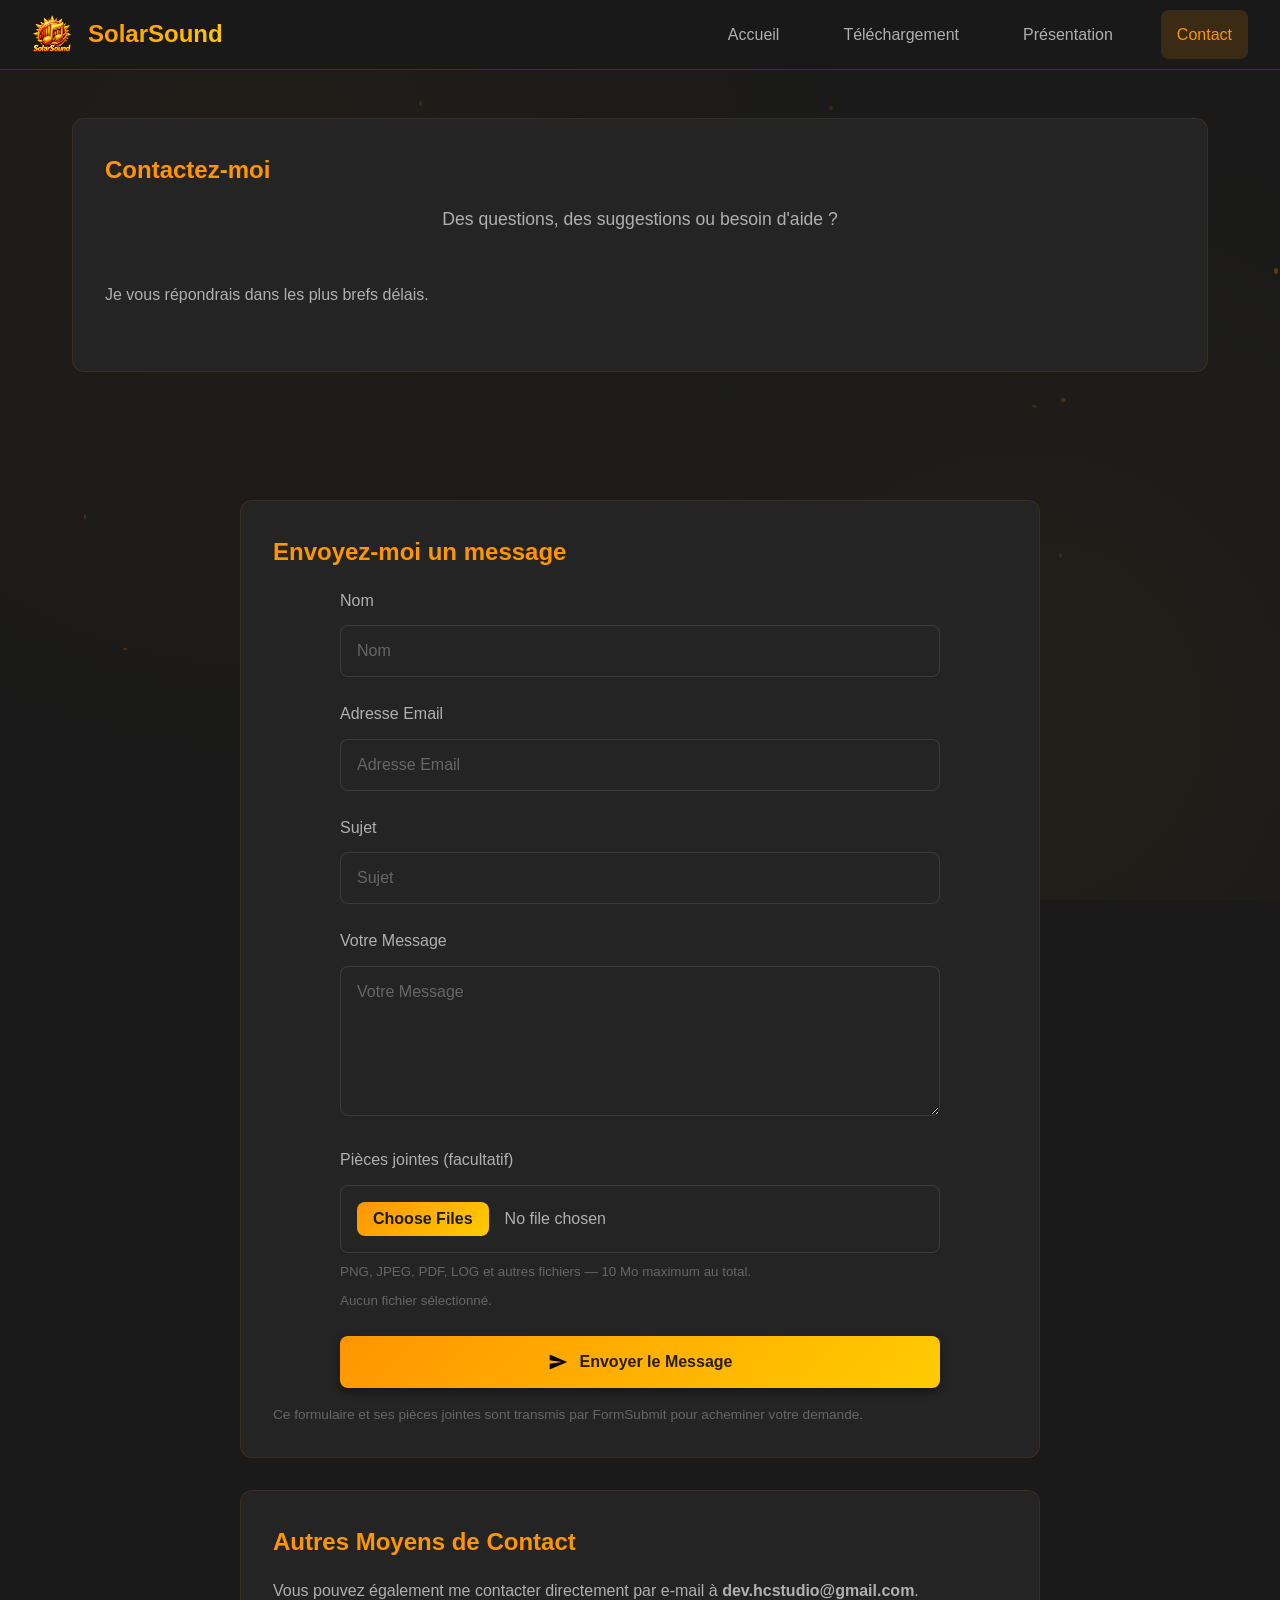
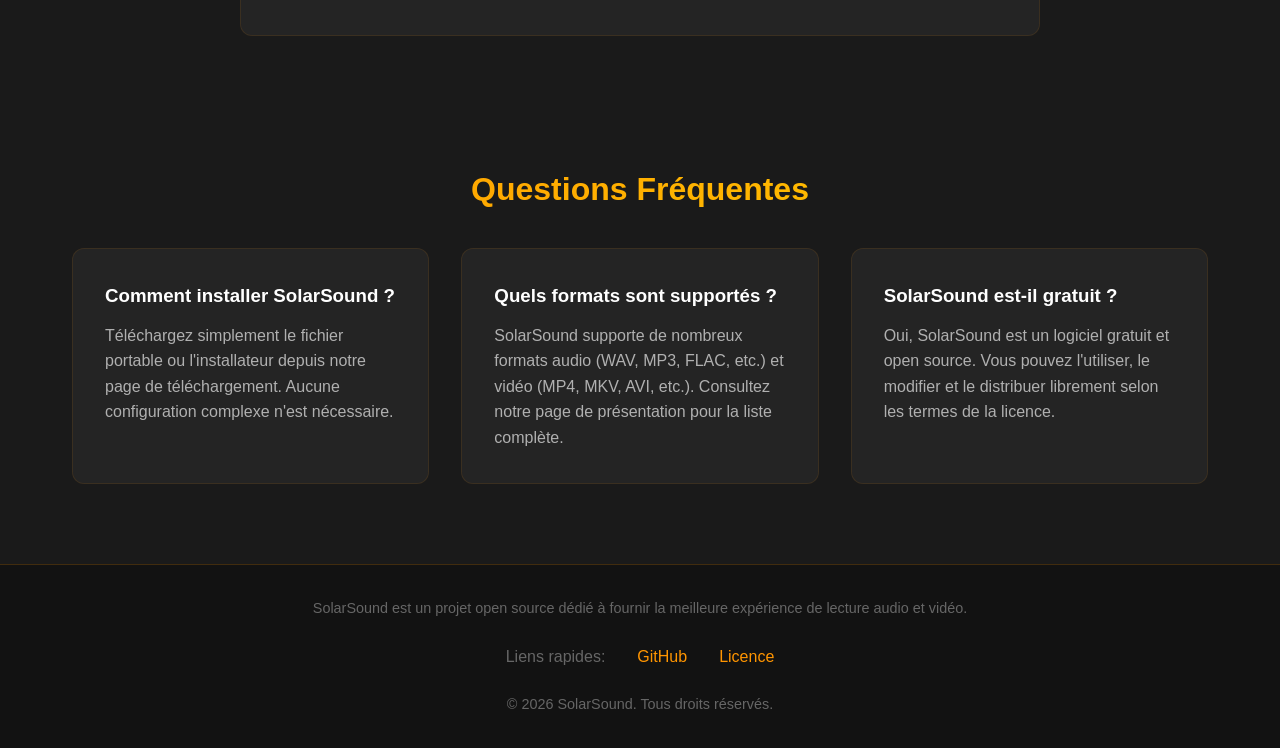
<file: contact.html>
<!DOCTYPE html>
<html lang="fr">
<head>
    <meta charset="UTF-8">
    <meta name="viewport" content="width=device-width, initial-scale=1.0">
    <meta name="description" content="Contactez l'équipe de SolarSound">
    <meta name="keywords" content="contact, SolarSound, assistance, aide">
    <title>Contactez-moi</title>
    
    <link rel="stylesheet" href="assets/css/style.css">
    <link rel="icon" type="image/png" href="assets/images/logo.png">
</head>
<body>
    <!-- Header -->
    <header class="header">
        <a href="index.html" class="logo-container">
            <div class="logo">
                <img src="assets/images/logo.png" alt="Logo SolarSound">
            </div>
            <span class="app-title">SolarSound</span>
        </a>
        
        <nav class="nav-main">
            <a href="index.html" class="nav-link">Accueil</a>
            <a href="download.html" class="nav-link">Téléchargement</a>
            <a href="presentation.html" class="nav-link">Présentation</a>
            <a href="contact.html" class="nav-link active">Contact</a>
        </nav>
        <button class="menu-toggle">
            <svg viewBox="0 0 24 24" fill="currentColor">
                <path d="M3 18h18v-2H3v2zm0-5h18v-2H3v2zm0-7v2h18V6H3z"/>
            </svg>
        </button>
    </header>

    <main class="main-content">
        <!-- Contact Section -->
        <section class="section">
            <div class="card fade-on-scroll">
                <h1 class="card-title">Contactez-moi</h1>
                <p class="section-subtitle">
                    Des questions, des suggestions ou besoin d'aide ?
                </p>
                <p style="color: var(--text-secondary); margin-bottom: var(--spacing-xl);">
                    Je vous répondrais dans les plus brefs délais.
                </p>
            </div>
        </section>

        <!-- Contact Form Section -->
        <section class="section">
            <div class="contact-form-container">
                <div class="card fade-on-scroll">
                    <h2 class="card-title">Envoyez-moi un message</h2>
                    
                    <form class="contact-form"
                          action="https://formsubmit.co/dev.hcstudio@gmail.com"
                          method="POST"
                          enctype="multipart/form-data">
                        <div class="form-group">
                            <label class="form-label">Nom</label>
                            <input type="text" 
                                   name="name" 
                                   class="form-input" 
                                   required
                                   placeholder="Nom">
                        </div>
                        
                        <div class="form-group">
                            <label class="form-label">Adresse Email</label>
                            <input type="email" 
                                   name="email" 
                                   class="form-input" 
                                   required
                                   placeholder="Adresse Email">
                        </div>
                        
                        <div class="form-group">
                            <label class="form-label">Sujet</label>
                            <input type="text" 
                                   name="subject" 
                                   class="form-input" 
                                   required
                                   placeholder="Sujet">
                        </div>
                        
                        <div class="form-group">
                            <label class="form-label">Votre Message</label>
                            <textarea name="message" 
                                      class="form-textarea" 
                                      required
                                      placeholder="Votre Message"></textarea>
                        </div>

                        <div class="form-group">
                            <label class="form-label" for="contact-attachments">Pièces jointes (facultatif)</label>
                            <input id="contact-attachments"
                                   type="file"
                                   name="attachment[]"
                                   class="form-input"
                                   multiple
                                   aria-describedby="attachment-help attachment-list">
                            <small id="attachment-help" class="form-help">
                                PNG, JPEG, PDF, LOG et autres fichiers — 10 Mo maximum au total.
                            </small>
                            <small id="attachment-list" class="form-help" aria-live="polite">
                                Aucun fichier sélectionné.
                            </small>
                        </div>

                        <input type="hidden" name="_subject" value="Nouveau message depuis SolarSound">
                        <input type="hidden" name="_next" value="">
                        <input type="text" name="_honey" tabindex="-1" autocomplete="off" aria-hidden="true" class="form-honeypot">
                        
                        <button type="submit" class="btn btn-primary form-submit">
                            <svg class="btn-icon" viewBox="0 0 24 24" fill="currentColor">
                                <path d="M2.01 21L23 12 2.01 3 2 10l15 2-15 2z"/>
                            </svg>
                            <span>Envoyer le Message</span>
                        </button>
                    </form>
                    <p class="form-privacy-note">
                        Ce formulaire et ses pièces jointes sont transmis par FormSubmit pour acheminer votre demande.
                    </p>
                </div>
                
                <!-- Alternative Contact Methods -->
                <div class="card fade-on-scroll" data-delay="0.1s">
                    <h2 class="card-title">Autres Moyens de Contact</h2>
                    <p style="color: var(--text-secondary);">
                        Vous pouvez également me contacter directement par e-mail à
                        <strong>dev.hcstudio@gmail.com</strong>.
                    </p>
                </div>
            </div>
        </section>

        <!-- FAQ Section -->
        <section class="section">
            <h2 class="section-title">Questions Fréquentes</h2>
            <div class="features-grid">
                <div class="card fade-on-scroll">
                    <h3>Comment installer SolarSound ?</h3>
                    <p style="color: var(--text-secondary); margin-top: var(--spacing-sm);">
                        Téléchargez simplement le fichier portable ou l'installateur depuis notre page de téléchargement. Aucune configuration complexe n'est nécessaire.
                    </p>
                </div>
                
                <div class="card fade-on-scroll" data-delay="0.1s">
                    <h3>Quels formats sont supportés ?</h3>
                    <p style="color: var(--text-secondary); margin-top: var(--spacing-sm);">
                        SolarSound supporte de nombreux formats audio (WAV, MP3, FLAC, etc.) et vidéo (MP4, MKV, AVI, etc.). Consultez notre page de présentation pour la liste complète.
                    </p>
                </div>
                
                <div class="card fade-on-scroll" data-delay="0.2s">
                    <h3>SolarSound est-il gratuit ?</h3>
                    <p style="color: var(--text-secondary); margin-top: var(--spacing-sm);">
                        Oui, SolarSound est un logiciel gratuit et open source. Vous pouvez l'utiliser, le modifier et le distribuer librement selon les termes de la licence.
                    </p>
                </div>
            </div>
        </section>
    </main>

    <!-- Footer -->
    <footer class="footer">
        <div class="footer-content">
            <p class="footer-text">
                SolarSound est un projet open source dédié à fournir la meilleure expérience de lecture audio et vidéo.
            </p>
            <div class="footer-links">
                <span>Liens rapides:</span>
                <a href="https://github.com/BalzaTer/SolarSound" class="footer-link" target="_blank">GitHub</a>
                <a href="https://github.com/BalzaTer/SolarSound?tab=MIT-1-ov-file" class="footer-link" target="_blank">Licence</a>
            </div>
            <p class="footer-text">
                © 2026 SolarSound. Tous droits réservés.
            </p>
        </div>
    </footer>

    <script src="assets/js/releases.js"></script>
    <script src="assets/js/main.js"></script>
</body>
</html>
</file>
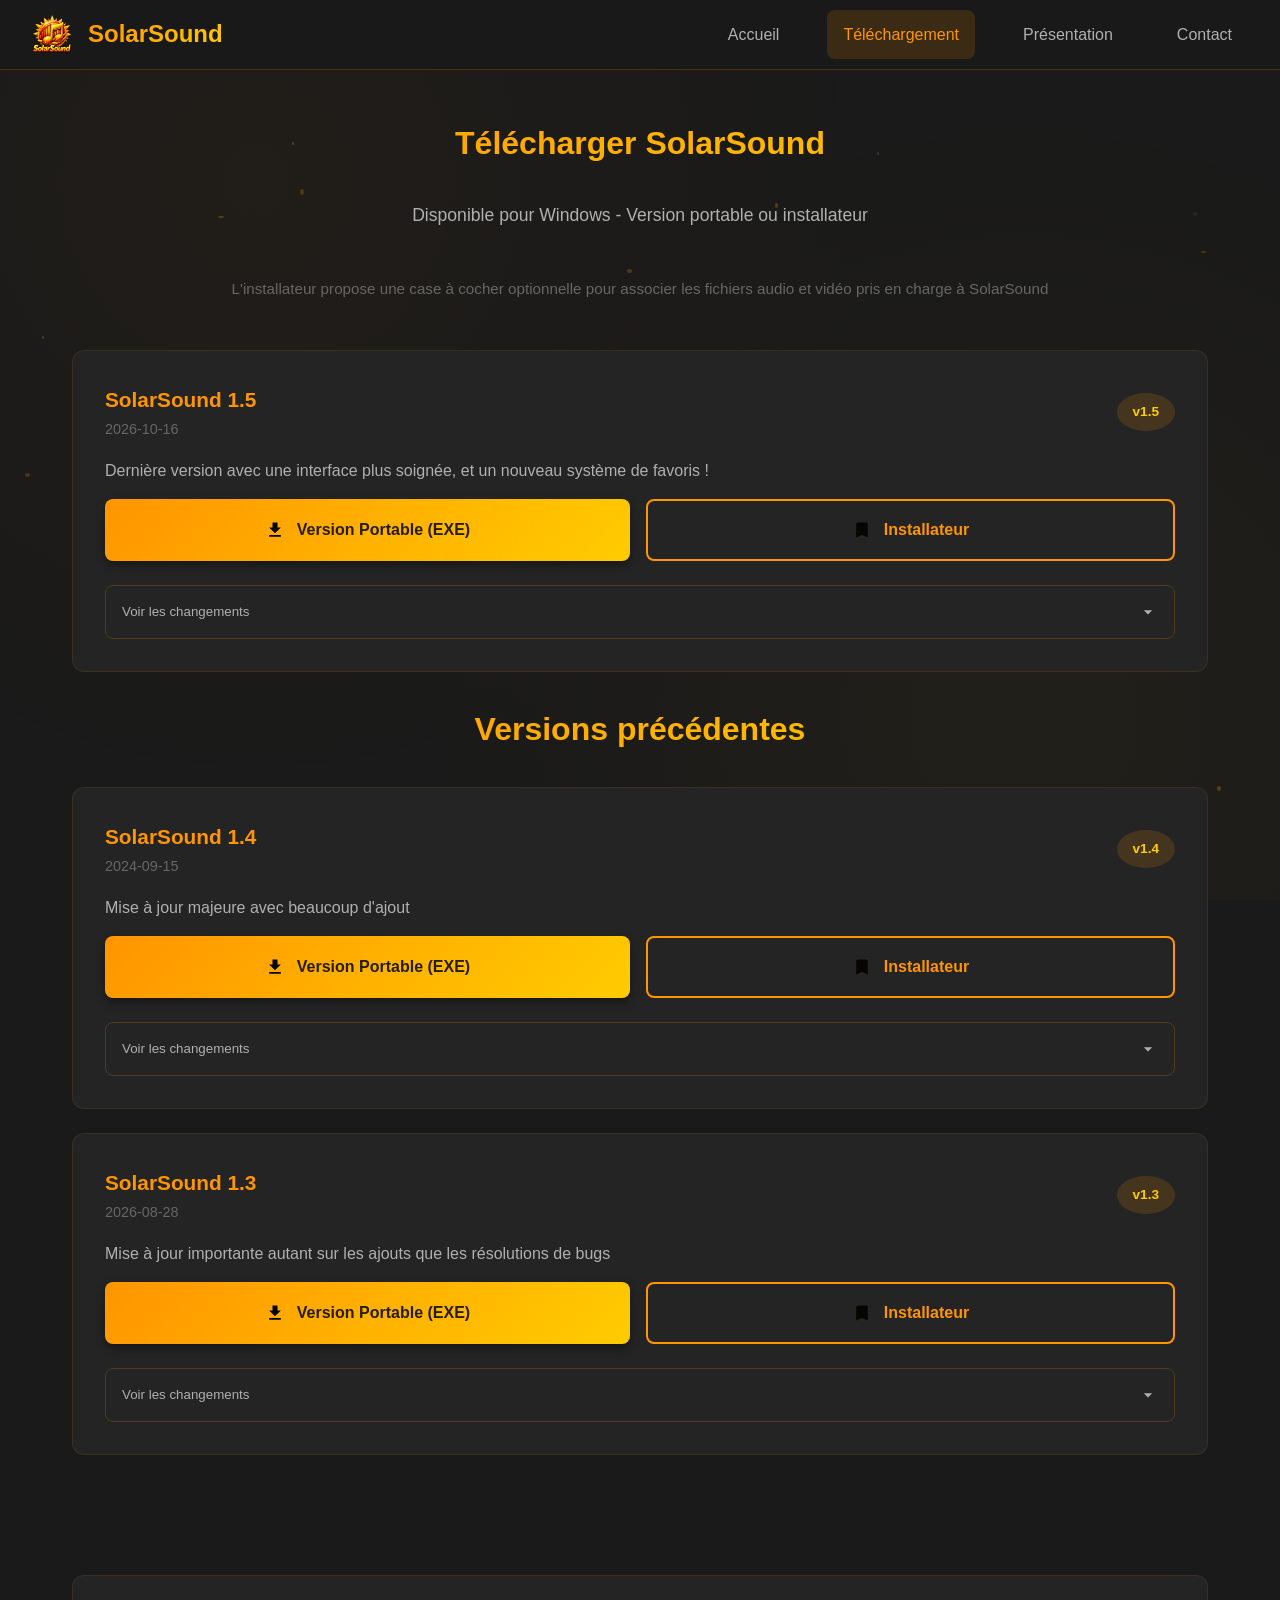
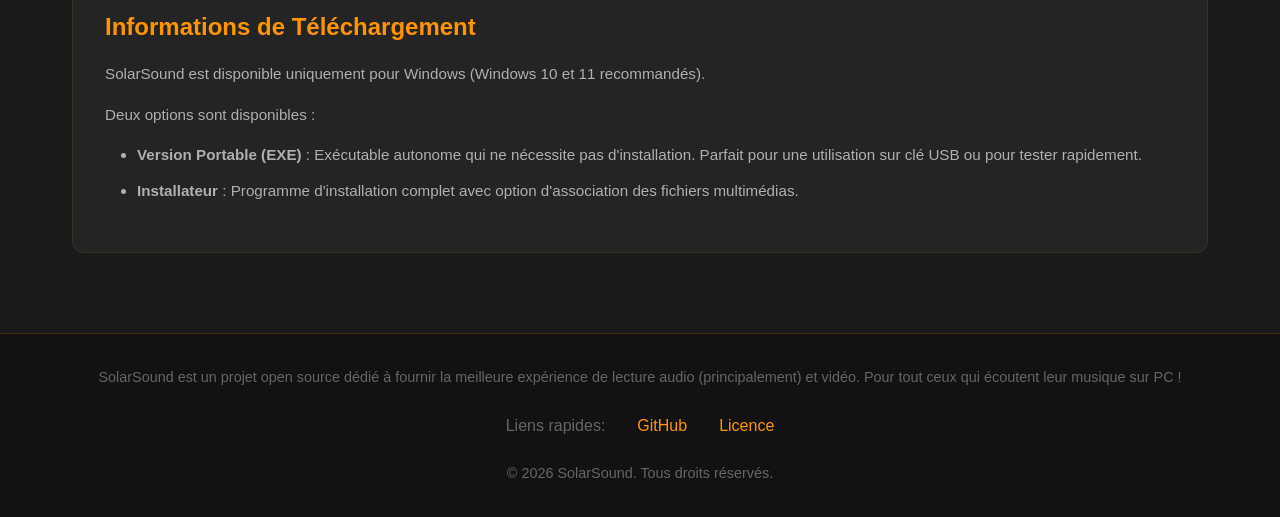
<file: download.html>
<!DOCTYPE html>
<html lang="fr">
<head>
    <meta charset="UTF-8">
    <meta name="viewport" content="width=device-width, initial-scale=1.0">
    <meta name="description" content="Téléchargez SolarSound, le lecteur audio et vidéo 5.1">
    <meta name="keywords" content="téléchargement, SolarSound, lecteur audio, 5.1">
    <title>Télécharger SolarSound</title>
    
    <link rel="stylesheet" href="assets/css/style.css">
    <link rel="icon" type="image/png" href="assets/images/logo.png">
</head>
<body>
    <!-- Header -->
    <header class="header">
        <a href="index.html" class="logo-container">
            <div class="logo">
                <img src="assets/images/logo.png" alt="Logo SolarSound">
            </div>
            <span class="app-title">SolarSound</span>
        </a>
        
        <nav class="nav-main">
            <a href="index.html" class="nav-link">Accueil</a>
            <a href="download.html" class="nav-link active">Téléchargement</a>
            <a href="presentation.html" class="nav-link">Présentation</a>
            <a href="contact.html" class="nav-link">Contact</a>
        </nav>
        <button class="menu-toggle">
            <svg viewBox="0 0 24 24" fill="currentColor">
                <path d="M3 18h18v-2H3v2zm0-5h18v-2H3v2zm0-7v2h18V6H3z"/>
            </svg>
        </button>
    </header>

    <main class="main-content">
        <!-- Download Section -->
        <section class="download-section">
            <div class="download-header">
                <h1 class="section-title">Télécharger SolarSound</h1>
                <p class="section-subtitle">
                    Disponible pour Windows - Version portable ou installateur
                </p>
                <p style="color: var(--text-muted); font-size: 0.95rem;">
                    L'installateur propose une case à cocher optionnelle pour associer les fichiers audio et vidéo pris en charge à SolarSound
                </p>
            </div>
            
            <div class="downloads-container">
                <!-- Download items will be dynamically inserted by JavaScript -->
            </div>
        </section>

        <!-- Additional Info Section -->
        <section class="section">
            <div class="card">
                <h3 class="card-title">Informations de Téléchargement</h3>
                <div class="card-subtitle">
                    <p>SolarSound est disponible uniquement pour Windows (Windows 10 et 11 recommandés).</p>
                    <p style="margin-top: var(--spacing-md);">Deux options sont disponibles :</p>
                    <ul style="color: var(--text-secondary); margin-top: var(--spacing-md); padding-left: var(--spacing-xl);">
                        <li><strong>Version Portable (EXE)</strong> : Exécutable autonome qui ne nécessite pas d'installation. Parfait pour une utilisation sur clé USB ou pour tester rapidement.</li>
                        <li style="margin-top: var(--spacing-sm);"><strong>Installateur</strong> : Programme d'installation complet avec option d'association des fichiers multimédias.</li>
                    </ul>
                </div>
            </div>
        </section>
    </main>

    <!-- Footer -->
    <footer class="footer">
        <div class="footer-content">
            <p class="footer-text">
                SolarSound est un projet open source dédié à fournir la meilleure expérience de lecture audio (principalement) et vidéo. Pour tout ceux qui écoutent leur musique sur PC !
            </p>
            <div class="footer-links">
                <span>Liens rapides:</span>
                <a href="https://github.com/BalzaTer/SolarSound" class="footer-link" target="_blank">GitHub</a>
                <a href="https://github.com/BalzaTer/SolarSound?tab=MIT-1-ov-file" class="footer-link" target="_blank">Licence</a>
            </div>
            <p class="footer-text">
                © 2026 SolarSound. Tous droits réservés.
            </p>
        </div>
    </footer>

    <script src="assets/js/releases.js"></script>
    <script src="assets/js/main.js"></script>
</body>
</html>
</file>
<file: assets/css/style.css>
/* ============================================
   SolarSound Website Theme
   Based on the application's orange/yellow theme
   ============================================ */

/* CSS Variables - Color Theme */
:root {
    /* Primary Colors - Orange/Yellow Theme */
    --primary-color: #ff9500;
    --primary-light: #ffb347;
    --primary-dark: #e68a00;
    --primary-darker: #cc7a00;
    
    /* Secondary Colors */
    --secondary-color: #ffcc00;
    --secondary-light: #ffe680;
    --secondary-dark: #e6b800;
    
    /* Background Colors */
    --bg-dark: #1a1a1a;
    --bg-darker: #121212;
    --bg-card: #242424;
    --bg-card-hover: #2d2d2d;
    
    /* Text Colors */
    --text-primary: #ffffff;
    --text-secondary: #b0b0b0;
    --text-muted: #666666;
    
    /* Accent Colors */
    --success-color: #4caf50;
    --warning-color: #ff9800;
    --error-color: #f44336;
    --info-color: #2196f3;
    
    /* Gradients */
    --gradient-primary: linear-gradient(135deg, var(--primary-color), var(--secondary-color));
    --gradient-dark: linear-gradient(180deg, var(--bg-dark), var(--bg-darker));
    
    /* Spacing */
    --spacing-xs: 8px;
    --spacing-sm: 12px;
    --spacing-md: 16px;
    --spacing-lg: 24px;
    --spacing-xl: 32px;
    --spacing-2xl: 48px;
    
    /* Border Radius */
    --radius-sm: 4px;
    --radius-md: 8px;
    --radius-lg: 12px;
    --radius-xl: 16px;
    --radius-full: 50%;
    
    /* Transitions */
    --transition-fast: 0.15s ease;
    --transition-normal: 0.3s ease;
    --transition-slow: 0.5s ease;
    
    /* Shadows */
    --shadow-sm: 0 2px 4px rgba(0, 0, 0, 0.3);
    --shadow-md: 0 4px 8px rgba(0, 0, 0, 0.4);
    --shadow-lg: 0 8px 16px rgba(0, 0, 0, 0.5);
    --shadow-glow: 0 0 20px rgba(255, 149, 0, 0.3);
    --shadow-glow-strong: 0 0 30px rgba(255, 149, 0, 0.5);
    
    /* Font */
    --font-primary: 'Segoe UI', Tahoma, Geneva, Verdana, sans-serif;
    --font-mono: 'Consolas', 'Courier New', monospace;
    
    /* Sizes */
    --header-height: 70px;
    --nav-width: 250px;
    --content-max-width: 1200px;
}

/* Reset & Base Styles */
*, *::before, *::after {
    margin: 0;
    padding: 0;
    box-sizing: border-box;
}

html {
    scroll-behavior: smooth;
}

body {
    font-family: var(--font-primary);
    background: var(--bg-dark);
    color: var(--text-primary);
    line-height: 1.6;
    min-height: 100vh;
    overflow-x: hidden;
}

/* Background Pattern - Subtle animation effect */
body::before {
    content: '';
    position: fixed;
    top: 0;
    left: 0;
    width: 100%;
    height: 100%;
    background: 
        radial-gradient(circle at 20% 20%, rgba(255, 149, 0, 0.03) 0%, transparent 50%),
        radial-gradient(circle at 80% 80%, rgba(255, 204, 0, 0.03) 0%, transparent 50%);
    pointer-events: none;
    z-index: -2;
}

/* ============================================
   Header - Fixed z-index issue
   ============================================ */
.header {
    position: fixed;
    top: 0;
    left: 0;
    right: 0;
    height: var(--header-height);
    background: rgba(26, 26, 26, 0.98);
    backdrop-filter: blur(10px);
    display: flex;
    align-items: center;
    justify-content: space-between;
    padding: 0 var(--spacing-xl);
    z-index: 100;
    border-bottom: 1px solid rgba(255, 149, 0, 0.2);
}

.logo-container {
    display: flex;
    align-items: center;
    gap: var(--spacing-md);
    text-decoration: none;
}

.logo {
    width: 40px;
    height: 40px;
    border-radius: var(--radius-md);
    display: flex;
    align-items: center;
    justify-content: center;
    position: relative;
    overflow: hidden;
    background: transparent;
}

.logo img {
    width: 100%;
    height: 100%;
    object-fit: cover;
}

.logo-icon {
    width: 28px;
    height: 28px;
    fill: white;
}

.app-title {
    font-size: 1.5rem;
    font-weight: 700;
    background: var(--gradient-primary);
    -webkit-background-clip: text;
    -webkit-text-fill-color: transparent;
    background-clip: text;
}

.nav-main {
    display: flex;
    align-items: center;
    gap: var(--spacing-xl);
}

.nav-link {
    color: var(--text-secondary);
    text-decoration: none;
    font-size: 1rem;
    font-weight: 500;
    padding: var(--spacing-sm) var(--spacing-md);
    border-radius: var(--radius-md);
    transition: all var(--transition-normal);
    position: relative;
}

.nav-link:hover {
    color: var(--primary-color);
    background: rgba(255, 149, 0, 0.1);
}

.nav-link.active {
    color: var(--primary-color);
    background: rgba(255, 149, 0, 0.15);
}

/* Mobile Menu Toggle */
.menu-toggle {
    display: none;
    background: transparent;
    border: none;
    cursor: pointer;
    padding: var(--spacing-sm);
}

.menu-toggle svg {
    width: 24px;
    height: 24px;
    fill: var(--text-primary);
}

/* Mobile Nav */
@media (max-width: 768px) {
    .nav-main {
        position: absolute;
        top: 100%;
        left: 0;
        right: 0;
        background: var(--bg-darker);
        flex-direction: column;
        padding: var(--spacing-lg);
        gap: var(--spacing-md);
        display: none;
        box-shadow: var(--shadow-lg);
        border-bottom: 1px solid rgba(255, 149, 0, 0.2);
    }
    
    .nav-main.mobile-visible {
        display: flex;
    }
    
    .menu-toggle {
        display: block;
    }
}

/* ============================================
   Main Content - Add padding to prevent header overlap
   ============================================ */
.main-content {
    min-height: calc(100vh - var(--header-height));
    padding-top: var(--header-height);
    /* Additional padding will be added by JavaScript based on header height */
}

/* Hero Section */
.hero {
    padding: var(--spacing-2xl) var(--spacing-xl);
    text-align: center;
    background: var(--gradient-dark);
    position: relative;
    overflow: hidden;
}

.hero::before {
    content: '';
    position: absolute;
    top: 50%;
    left: 50%;
    width: 150%;
    height: 150%;
    background: radial-gradient(ellipse, rgba(255, 149, 0, 0.05) 0%, transparent 70%);
    transform: translate(-50%, -50%);
    animation: pulse-slow 8s ease-in-out infinite;
    z-index: -1;
}

@keyframes pulse-slow {
    0%, 100% { opacity: 0.5; }
    50% { opacity: 1; }
}

.hero-content {
    position: relative;
    z-index: 1;
    max-width: var(--content-max-width);
    margin: 0 auto;
}

.hero-logo {
    width: 120px;
    height: 120px;
    margin: 0 auto var(--spacing-xl);
    border-radius: var(--radius-xl);
    display: flex;
    align-items: center;
    justify-content: center;
    box-shadow: var(--shadow-glow-strong);
    animation: float 3s ease-in-out infinite;
    background: transparent;
}

@keyframes float {
    0%, 100% { transform: translateY(0); }
    50% { transform: translateY(-10px); }
}

.hero-logo img {
    width: 80%;
    height: 80%;
    object-fit: contain;
}

.hero h1 {
    font-size: 3rem;
    font-weight: 800;
    margin-bottom: var(--spacing-lg);
    background: var(--gradient-primary);
    -webkit-background-clip: text;
    -webkit-text-fill-color: transparent;
    background-clip: text;
    text-shadow: 0 0 40px rgba(255, 149, 0, 0.3);
}

.hero p {
    font-size: 1.2rem;
    color: var(--text-secondary);
    max-width: 700px;
    margin: 0 auto var(--spacing-xl);
}

.hero-actions {
    display: flex;
    gap: var(--spacing-md);
    justify-content: center;
    flex-wrap: wrap;
}

/* Buttons */
.btn {
    display: inline-flex;
    align-items: center;
    justify-content: center;
    gap: var(--spacing-sm);
    padding: var(--spacing-md) var(--spacing-xl);
    border: none;
    border-radius: var(--radius-md);
    font-size: 1rem;
    font-weight: 600;
    cursor: pointer;
    transition: all var(--transition-normal);
    text-decoration: none;
}

.btn-primary {
    background: var(--gradient-primary);
    color: rgb(39, 29, 0);
    font-weight:800;
    box-shadow: var(--shadow-md);
}

.btn-primary:hover {
    transform: translateY(-2px);
    box-shadow: var(--shadow-glow-strong);
}

.btn-secondary {
    background: transparent;
    color: var(--primary-color);
    border: 2px solid var(--primary-color);
}

.btn-secondary:hover {
    background: rgba(255, 149, 0, 0.1);
    transform: translateY(-2px);
}

.btn-icon {
    width: 20px;
    height: 20px;
    filter: brightness(0) saturate(100%) invert(12%) sepia(20%) saturate(500%) hue-rotate(10deg) brightness(0.8) contrast(1.2);
}

.btn-primary .btn-icon {
    filter: brightness(0) saturate(100%) invert(14%) sepia(15%) saturate(600%) hue-rotate(8deg) brightness(0.7) contrast(1.4);
}

/* ============================================
   Cards
   ============================================ */
.card {
    background: var(--bg-card);
    border-radius: var(--radius-lg);
    padding: var(--spacing-xl);
    margin-bottom: var(--spacing-xl);
    border: 1px solid rgba(255, 149, 0, 0.1);
    transition: all var(--transition-normal);
}

.card:hover {
    border-color: rgba(255, 149, 0, 0.3);
    box-shadow: var(--shadow-glow);
    transform: translateY(-4px);
}

.card-title {
    font-size: 1.5rem;
    font-weight: 700;
    color: var(--primary-color);
    margin-bottom: var(--spacing-md);
}

.card-subtitle {
    color: var(--text-secondary);
    font-size: 0.95rem;
    margin-bottom: var(--spacing-md);
}

/* ============================================
   Sections
   ============================================ */
.section {
    padding: var(--spacing-2xl) var(--spacing-xl);
    max-width: var(--content-max-width);
    margin: 0 auto;
}

.section-title {
    font-size: 2rem;
    font-weight: 700;
    text-align: center;
    margin-bottom: var(--spacing-xl);
    background: var(--gradient-primary);
    -webkit-background-clip: text;
    -webkit-text-fill-color: transparent;
    background-clip: text;
}

.section-subtitle {
    text-align: center;
    color: var(--text-secondary);
    margin-bottom: var(--spacing-2xl);
    font-size: 1.1rem;
}

/* ============================================
   Feature Grid
   ============================================ */
.features-grid {
    display: grid;
    grid-template-columns: repeat(auto-fit, minmax(300px, 1fr));
    gap: var(--spacing-xl);
}

.feature-card {
    text-align: center;
    padding: var(--spacing-xl);
}

.feature-icon {
    width: 64px;
    height: 64px;
    margin: 0 auto var(--spacing-md);
    background: rgba(255, 149, 0, 0.1);
    border-radius: var(--radius-lg);
    display: flex;
    align-items: center;
    justify-content: center;
    transition: all var(--transition-normal);
}

.feature-card:hover .feature-icon {
    background: var(--gradient-primary);
    transform: scale(1.1);
}

.feature-icon svg {
    width: 32px;
    height: 32px;
    fill: var(--primary-color);
    transition: fill var(--transition-normal);
}

.feature-card:hover .feature-icon svg {
    fill: white;
}

/* Custom icon using SVG from assets */
.feature-icon img {
    width: 32px;
    height: 32px;
    filter: brightness(0) saturate(100%) invert(15%) sepia(10%) saturate(500%) hue-rotate(5deg) brightness(0.7) contrast(1.3);
    transition: filter var(--transition-normal);
}

.feature-card:hover .feature-icon img {
    filter: brightness(0) saturate(100%) invert(8%) sepia(5%) saturate(600%) hue-rotate(5deg) brightness(0.35) contrast(1.5);
}

.feature-title {
    font-size: 1.2rem;
    font-weight: 600;
    margin-bottom: var(--spacing-sm);
}

.feature-description {
    color: var(--text-secondary);
}

/* ============================================
   Download Section
   ============================================ */
.download-section {
    padding: var(--spacing-2xl) var(--spacing-xl);
    max-width: var(--content-max-width);
    margin: 0 auto;
}

.download-header {
    text-align: center;
    margin-bottom: var(--spacing-2xl);
}

.download-item {
    background: var(--bg-card);
    border-radius: var(--radius-lg);
    padding: var(--spacing-xl);
    margin-bottom: var(--spacing-lg);
    border: 1px solid rgba(255, 149, 0, 0.1);
    transition: all var(--transition-normal);
}

.download-item:hover {
    border-color: rgba(255, 149, 0, 0.3);
    box-shadow: var(--shadow-glow);
}

.download-item-header {
    display: flex;
    align-items: center;
    justify-content: space-between;
    margin-bottom: var(--spacing-md);
    flex-wrap: wrap;
    gap: var(--spacing-md);
}

.download-item-title {
    font-size: 1.3rem;
    font-weight: 700;
    color: var(--primary-color);
}

.download-item-version {
    background: rgba(255, 149, 0, 0.15);
    color: var(--secondary-color);
    padding: var(--spacing-xs) var(--spacing-md);
    border-radius: var(--radius-full);
    font-size: 0.85rem;
    font-weight: 600;
}

.download-item-date {
    color: var(--text-muted);
    font-size: 0.9rem;
}

.download-item-description {
    color: var(--text-secondary);
    margin-bottom: var(--spacing-md);
    line-height: 1.6;
}

.download-buttons {
    display: flex;
    gap: var(--spacing-md);
    flex-wrap: wrap;
}

.download-btn {
    flex: 1;
    min-width: 150px;
}

/* Changelog / Collapsible Section */
.changelog-section {
    margin-top: var(--spacing-lg);
}

.changelog-toggle {
    width: 100%;
    padding: var(--spacing-md);
    background: transparent;
    border: 1px solid rgba(255, 149, 0, 0.2);
    color: var(--text-secondary);
    border-radius: var(--radius-md);
    cursor: pointer;
    display: flex;
    align-items: center;
    justify-content: space-between;
    transition: all var(--transition-normal);
    text-align: left;
}

.changelog-toggle:hover {
    background: rgba(255, 149, 0, 0.05);
    border-color: rgba(255, 149, 0, 0.3);
    color: var(--primary-color);
}

.changelog-toggle svg {
    width: 20px;
    height: 20px;
    fill: currentColor;
    transition: transform var(--transition-normal);
}

.changelog-toggle[aria-expanded="true"] svg {
    transform: rotate(180deg);
}

.changelog-content {
    max-height: 0;
    overflow: hidden;
    transition: max-height var(--transition-slow);
    background: rgba(255, 149, 0, 0.02);
    border-radius: 0 0 var(--radius-md) var(--radius-md);
    padding: 0 var(--spacing-md);
}

.changelog-content[aria-expanded="true"] {
    max-height: 2000px;
    padding-top: var(--spacing-md);
    padding-bottom: var(--spacing-md);
}

.changelog-list {
    list-style: none;
}

.changelog-item {
    padding: var(--spacing-sm) 0;
    border-bottom: 1px solid rgba(255, 255, 255, 0.05);
    color: var(--text-secondary);
    font-size: 0.95rem;
}

.changelog-item:last-child {
    border-bottom: none;
}

.changelog-item strong {
    color: var(--primary-color);
}

/* ============================================
   Contact Form
   ============================================ */
.contact-form-container {
    max-width: 800px;
    margin: 0 auto;
}

.contact-form {
    max-width: 600px;
    margin: 0 auto;
}

.form-group {
    margin-bottom: var(--spacing-lg);
}

.form-label {
    display: block;
    margin-bottom: var(--spacing-sm);
    color: var(--text-secondary);
    font-weight: 500;
}

.form-input,
.form-textarea {
    width: 100%;
    padding: var(--spacing-md);
    background: var(--bg-card);
    border: 1px solid rgba(255, 255, 255, 0.1);
    border-radius: var(--radius-md);
    color: var(--text-primary);
    font-family: inherit;
    font-size: 1rem;
    transition: all var(--transition-normal);
}

.form-input:focus,
.form-textarea:focus {
    outline: none;
    border-color: var(--primary-color);
    box-shadow: 0 0 0 2px rgba(255, 149, 0, 0.2);
}

.form-input::placeholder,
.form-textarea::placeholder {
    color: var(--text-muted);
}

.form-input[type="file"]::file-selector-button {
    margin-right: var(--spacing-md);
    padding: 0.5rem 1rem;
    background: linear-gradient(135deg, #ff9500, #ffcc00);
    border: none;
    border-radius: var(--radius-md);
    color: #1a1a1a;
    font-family: inherit;
    font-weight: 600;
    cursor: pointer;
    transition: all var(--transition-normal);
}

.form-input[type="file"]::file-selector-button:hover {
    filter: brightness(1.1);
    transform: translateY(-1px);
}

/* Le texte "No files selected" */
.form-input[type="file"] {
    color: var(--text-secondary);
    cursor: pointer;
}

.form-help {
    display: block;
    margin-top: var(--spacing-xs);
    color: var(--text-muted);
}

.form-textarea {
    min-height: 150px;
    resize: vertical;
}

.form-submit {
    width: 100%;
}

/* ============================================
   Footer
   ============================================ */
.footer {
    background: var(--bg-darker);
    border-top: 1px solid rgba(255, 149, 0, 0.2);
    padding: var(--spacing-xl);
    text-align: center;
    color: var(--text-muted);
}

.footer-content {
    max-width: var(--content-max-width);
    margin: 0 auto;
    display: flex;
    flex-direction: column;
    align-items: center;
    gap: var(--spacing-lg);
}

.footer-links {
    display: flex;
    gap: var(--spacing-xl);
    flex-wrap: wrap;
    justify-content: center;
}

.footer-link {
    color: var(--primary-color);
    text-decoration: none;
    transition: color var(--transition-fast);
}

.footer-link:hover {
    color: var(--secondary-color);
    text-decoration: underline;
}

.footer-text {
    font-size: 0.9rem;
}

/* ============================================
   Animations
   ============================================ */
@keyframes fadeIn {
    from { opacity: 0; transform: translateY(20px); }
    to { opacity: 1; transform: translateY(0); }
}

.fade-in {
    animation: fadeIn 0.6s ease forwards;
}

.delay-1 { animation-delay: 0.1s; }
.delay-2 { animation-delay: 0.2s; }
.delay-3 { animation-delay: 0.3s; }
.delay-4 { animation-delay: 0.4s; }

@keyframes slideIn {
    from { transform: translateX(-20px); opacity: 0; }
    to { transform: translateX(0); opacity: 1; }
}

.slide-in-left {
    animation: slideIn 0.6s ease forwards;
}

.slide-in-right {
    animation: slideIn 0.6s ease forwards;
    animation-name: slideInRight;
}

@keyframes slideInRight {
    from { transform: translateX(20px); opacity: 0; }
    to { transform: translateX(0); opacity: 1; }
}

/* ============================================
   Utility Classes
   ============================================ */
.container {
    max-width: var(--content-max-width);
    margin: 0 auto;
    padding: 0 var(--spacing-xl);
}

.text-center { text-align: center; }
.text-primary { color: var(--primary-color); }
.text-secondary { color: var(--text-secondary); }
.text-muted { color: var(--text-muted); }

.mt-xs { margin-top: var(--spacing-xs); }
.mt-sm { margin-top: var(--spacing-sm); }
.mt-md { margin-top: var(--spacing-md); }
.mt-lg { margin-top: var(--spacing-lg); }
.mt-xl { margin-top: var(--spacing-xl); }
.mt-2xl { margin-top: var(--spacing-2xl); }

.mb-xs { margin-bottom: var(--spacing-xs); }
.mb-sm { margin-bottom: var(--spacing-sm); }
.mb-md { margin-bottom: var(--spacing-md); }
.mb-lg { margin-bottom: var(--spacing-lg); }
.mb-xl { margin-bottom: var(--spacing-xl); }
.mb-2xl { margin-bottom: var(--spacing-2xl); }

.gap-xs { gap: var(--spacing-xs); }
.gap-sm { gap: var(--spacing-sm); }
.gap-md { gap: var(--spacing-md); }
.gap-lg { gap: var(--spacing-lg); }
.gap-xl { gap: var(--spacing-xl); }

/* ============================================
   Responsive Design
   ============================================ */
@media (max-width: 1024px) {
    .hero h1 {
        font-size: 2.5rem;
    }
    
    .section-title {
        font-size: 1.8rem;
    }
}

@media (max-width: 768px) {
    .header {
        padding: 0 var(--spacing-md);
    }
    
    .app-title {
        font-size: 1.2rem;
    }
    
    .hero {
        padding: var(--spacing-2xl) var(--spacing-md);
    }
    
    .hero h1 {
        font-size: 2rem;
    }
    
    .hero p {
        font-size: 1rem;
    }
    
    .hero-actions {
        flex-direction: column;
        align-items: center;
    }
    
    .btn {
        width: 100%;
    }
    
    .features-grid {
        grid-template-columns: 1fr;
    }
    
    .download-item-header {
        flex-direction: column;
        align-items: flex-start;
    }
    
    .download-buttons {
        flex-direction: column;
    }
    
    .download-btn {
        min-width: 100%;
    }
    
    .section {
        padding: var(--spacing-xl) var(--spacing-md);
    }
    
    .card {
        padding: var(--spacing-lg);
    }
    
    .footer-content {
        padding: 0 var(--spacing-md);
    }
    
}

@media (max-width: 480px) {
    .app-title {
        font-size: 1rem;
    }
    
    .hero-logo {
        width: 80px;
        height: 80px;
    }
    
    .hero h1 {
        font-size: 1.5rem;
    }
    
    .download-item-header {
        gap: var(--spacing-sm);
    }
}

/* Scrollbar Styling */
::-webkit-scrollbar {
    width: 8px;
    height: 8px;
}

::-webkit-scrollbar-track {
    background: var(--bg-darker);
}

::-webkit-scrollbar-thumb {
    background: rgba(255, 149, 0, 0.3);
    border-radius: var(--radius-full);
}

::-webkit-scrollbar-thumb:hover {
    background: rgba(255, 149, 0, 0.5);
}

/* Selection */
::selection {
    background: var(--primary-color);
    color: white;
}

/* Form message styling */
.form-message {
    padding: 12px;
    margin-top: 16px;
    border-radius: 8px;
    text-align: center;
    animation: fadeIn 0.3s ease;
}

.form-privacy-note {
    margin-top: var(--spacing-md);
    color: var(--text-muted);
    font-size: 0.85rem;
}

.form-honeypot {
    display: none;
}

/* Screenshot Gallery - Zoom and Lightbox */
.screenshot-image {
    cursor: zoom-in;
    transition: transform var(--transition-normal);
}

.screenshot-image:hover {
    transform: scale(1.02);
}

/* Lightbox Modal */
.lightbox {
    position: fixed;
    top: 0;
    left: 0;
    width: 100%;
    height: 100%;
    background: rgba(0, 0, 0, 0.95);
    display: flex;
    align-items: center;
    justify-content: center;
    z-index: 2000;
    opacity: 0;
    visibility: hidden;
    transition: all var(--transition-normal);
    padding: var(--spacing-xl) 80px;
}

.lightbox-open {
    overflow: hidden;
}

.lightbox.active {
    opacity: 1;
    visibility: visible;
}

.lightbox-content {
    position: relative;
    display: flex;
    flex-direction: column;
    align-items: center;
    max-width: 90%;
    max-height: 90%;
}

.lightbox-image {
    max-width: min(100%, 1400px);
    max-height: 80vh;
    border-radius: var(--radius-lg);
    box-shadow: var(--shadow-lg);
    object-fit: contain;
    transform-origin: center;
    transition: transform 0.15s ease;
}

.lightbox-image.zoomed {
    cursor: grab;
    transition: none;
}

.lightbox-image.zoomed:active {
    cursor: grabbing;
}

.lightbox-zoom-controls {
    display: flex;
    align-items: center;
    justify-content: center;
    gap: var(--spacing-sm);
    margin-top: var(--spacing-md);
}

.lightbox-zoom-button,
.lightbox-zoom-reset {
    border: 1px solid rgba(255, 255, 255, 0.3);
    border-radius: var(--radius-md);
    background: rgba(255, 255, 255, 0.1);
    color: var(--text-primary);
    cursor: pointer;
    min-width: 40px;
    min-height: 40px;
    padding: var(--spacing-xs) var(--spacing-sm);
    font: inherit;
}

.lightbox-zoom-button {
    font-size: 1.4rem;
}

.lightbox-zoom-button:hover:not(:disabled),
.lightbox-zoom-reset:hover:not(:disabled) {
    background: rgba(255, 255, 255, 0.2);
}

.lightbox-zoom-button:disabled,
.lightbox-zoom-reset:disabled {
    cursor: default;
    opacity: 0.45;
}

.lightbox-zoom-level {
    min-width: 56px;
    text-align: center;
}

.lightbox-caption {
    color: var(--text-primary);
    margin-top: var(--spacing-md);
    text-align: center;
}

.lightbox-close {
    position: absolute;
    top: -48px;
    right: -48px;
    background: transparent;
    border: none;
    color: white;
    font-size: 2rem;
    cursor: pointer;
    padding: var(--spacing-sm);
    z-index: 10;
}

.lightbox-close:hover {
    color: var(--primary-color);
    text-shadow: 0 0 10px rgba(255, 149, 0, 0.5);
}

.lightbox-nav {
    position: absolute;
    top: 50%;
    transform: translateY(-50%);
    background: rgba(255, 255, 255, 0.1);
    border: none;
    color: white;
    font-size: 2rem;
    cursor: pointer;
    padding: var(--spacing-md);
    border-radius: var(--radius-full);
    transition: all var(--transition-normal);
    z-index: 1;
}

.lightbox-nav:hover {
    background: rgba(255, 255, 255, 0.2);
}

.lightbox-nav.prev {
    left: 20px;
}

.lightbox-nav.next {
    right: 20px;
}

.lightbox-nav svg {
    width: 30px;
    height: 30px;
    fill: currentColor;
}

.lightbox-close:focus-visible,
.lightbox-nav:focus-visible,
.lightbox-zoom-button:focus-visible,
.lightbox-zoom-reset:focus-visible,
.screenshot-image:focus-visible {
    outline: 3px solid var(--primary-color);
    outline-offset: 4px;
}

@media (max-width: 600px) {
    .lightbox {
        padding: var(--spacing-lg) 48px;
    }

    .lightbox-content {
        max-width: 100%;
    }

    .lightbox-image {
        max-height: 75vh;
    }

    .lightbox-close {
        top: -44px;
        right: -40px;
    }

    .lightbox-nav {
        padding: var(--spacing-sm);
    }

    .lightbox-nav.prev {
        left: -48px;
    }

    .lightbox-nav.next {
        right: -48px;
    }
}

/* ============================================
   Video Modal
   ============================================ */
.video-overlay {
    position: fixed;
    inset: 0;
    display: flex;
    align-items: center;
    justify-content: center;
    background: rgba(0, 0, 0, 0.5);
    backdrop-filter: blur(8px);
    -webkit-backdrop-filter: blur(8px);
    z-index: 3000; /* au-dessus du lightbox (2000) */
    opacity: 0;
    visibility: hidden;
    transition: all var(--transition-normal);
    padding: var(--spacing-lg);
}

.video-overlay.active {
    opacity: 1;
    visibility: visible;
}

.video-modal {
    position: relative;
    width: 100%;
    max-width: 900px;
    background: var(--bg-card);
    border-radius: var(--radius-lg);
    border: 1px solid rgba(255, 149, 0, 0.3);
    box-shadow: var(--shadow-glow-strong);
    padding: var(--spacing-sm);
    transform: scale(0.9);
    transition: transform var(--transition-normal);
}

.video-overlay.active .video-modal {
    transform: scale(1);
}

.video-frame {
    position: relative;
    width: 100%;
    padding-top: 56.25%; /* ratio 16/9 */
    border-radius: var(--radius-md);
    overflow: hidden;
}

.video-frame iframe {
    position: absolute;
    top: 0;
    left: 0;
    width: 100%;
    height: 100%;
    border: 0;
}

.video-close {
    position: absolute;
    top: -44px;
    right: 0;
    background: transparent;
    border: none;
    color: white;
    font-size: 2rem;
    cursor: pointer;
    z-index: 10;
    transition: color var(--transition-fast);
}

.video-close:hover {
    color: var(--primary-color);
}

/* Indication visuelle : la carte est cliquable */
.feature-card[data-video] {
    cursor: pointer;
}

.feature-card[data-video]:hover {
    border-color: rgba(255, 149, 0, 0.3);
    box-shadow: var(--shadow-glow);
    transform: translateY(-4px);
}
</file>
